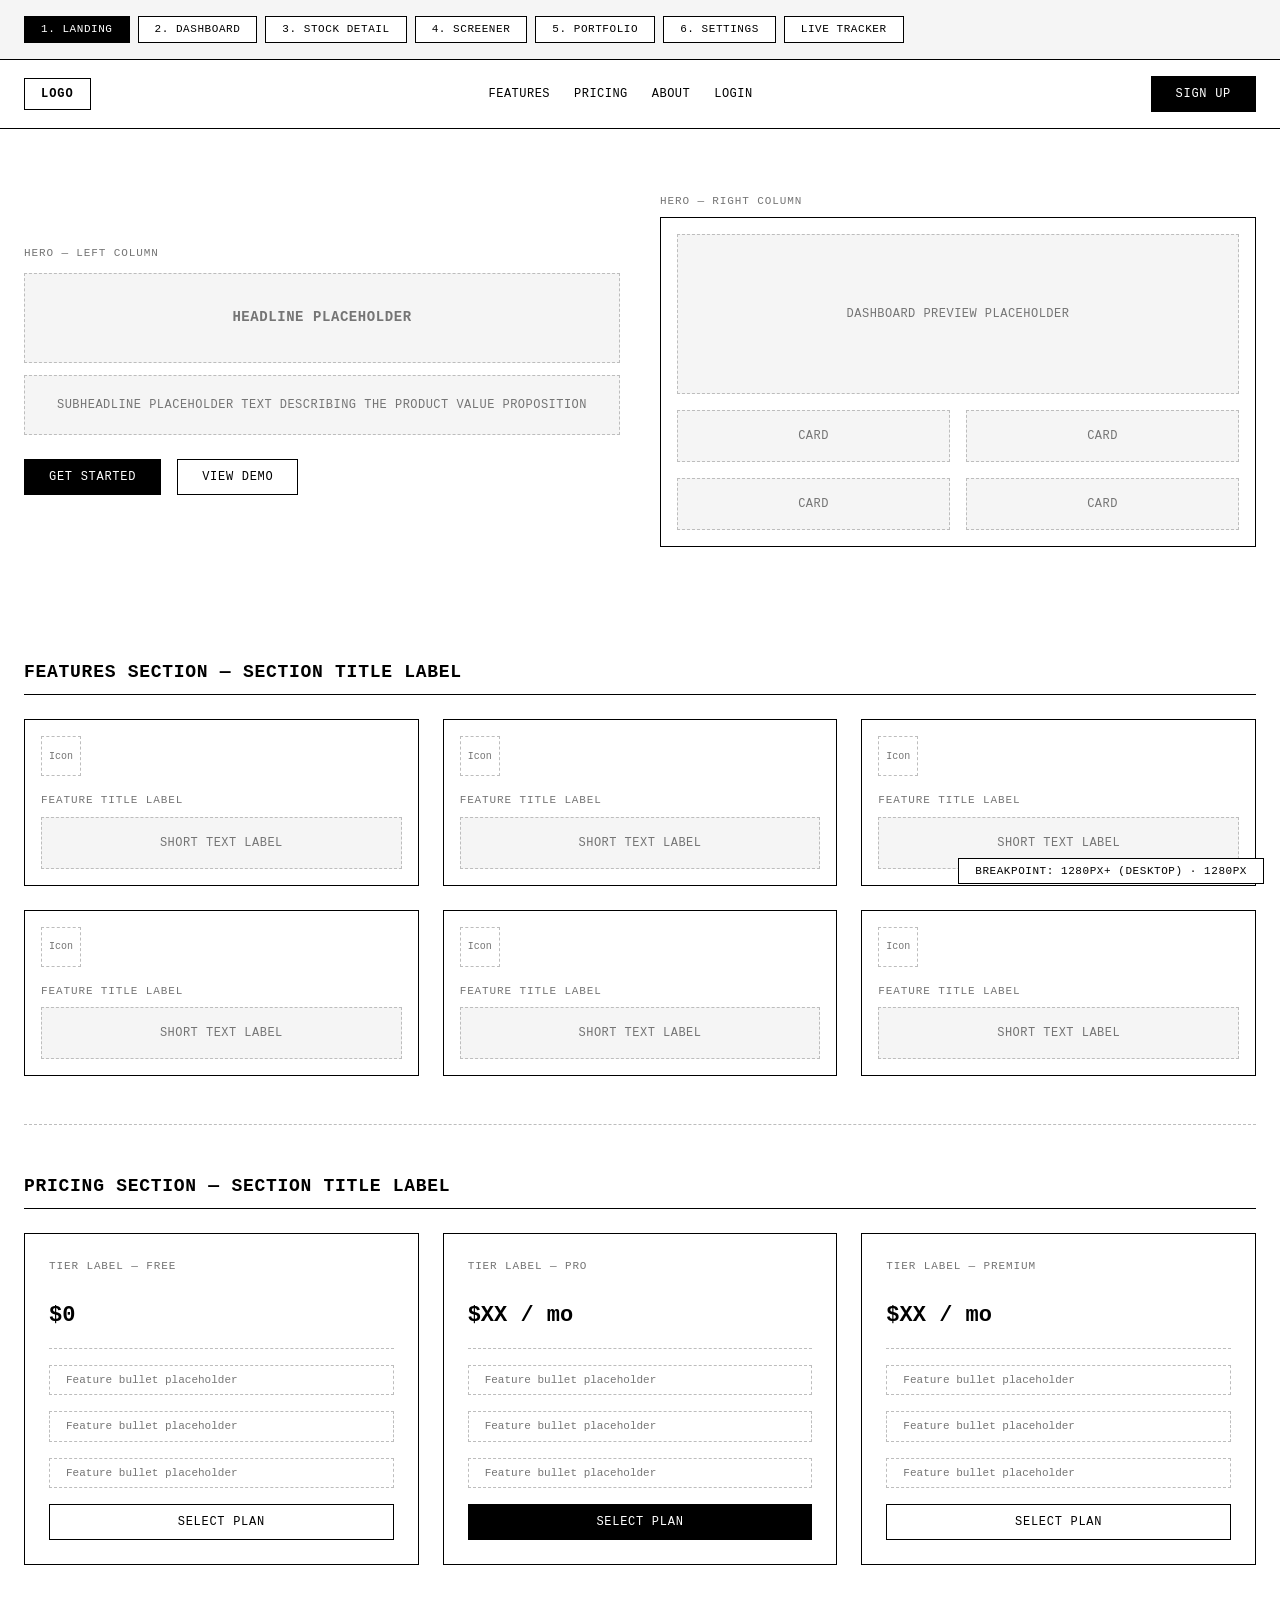
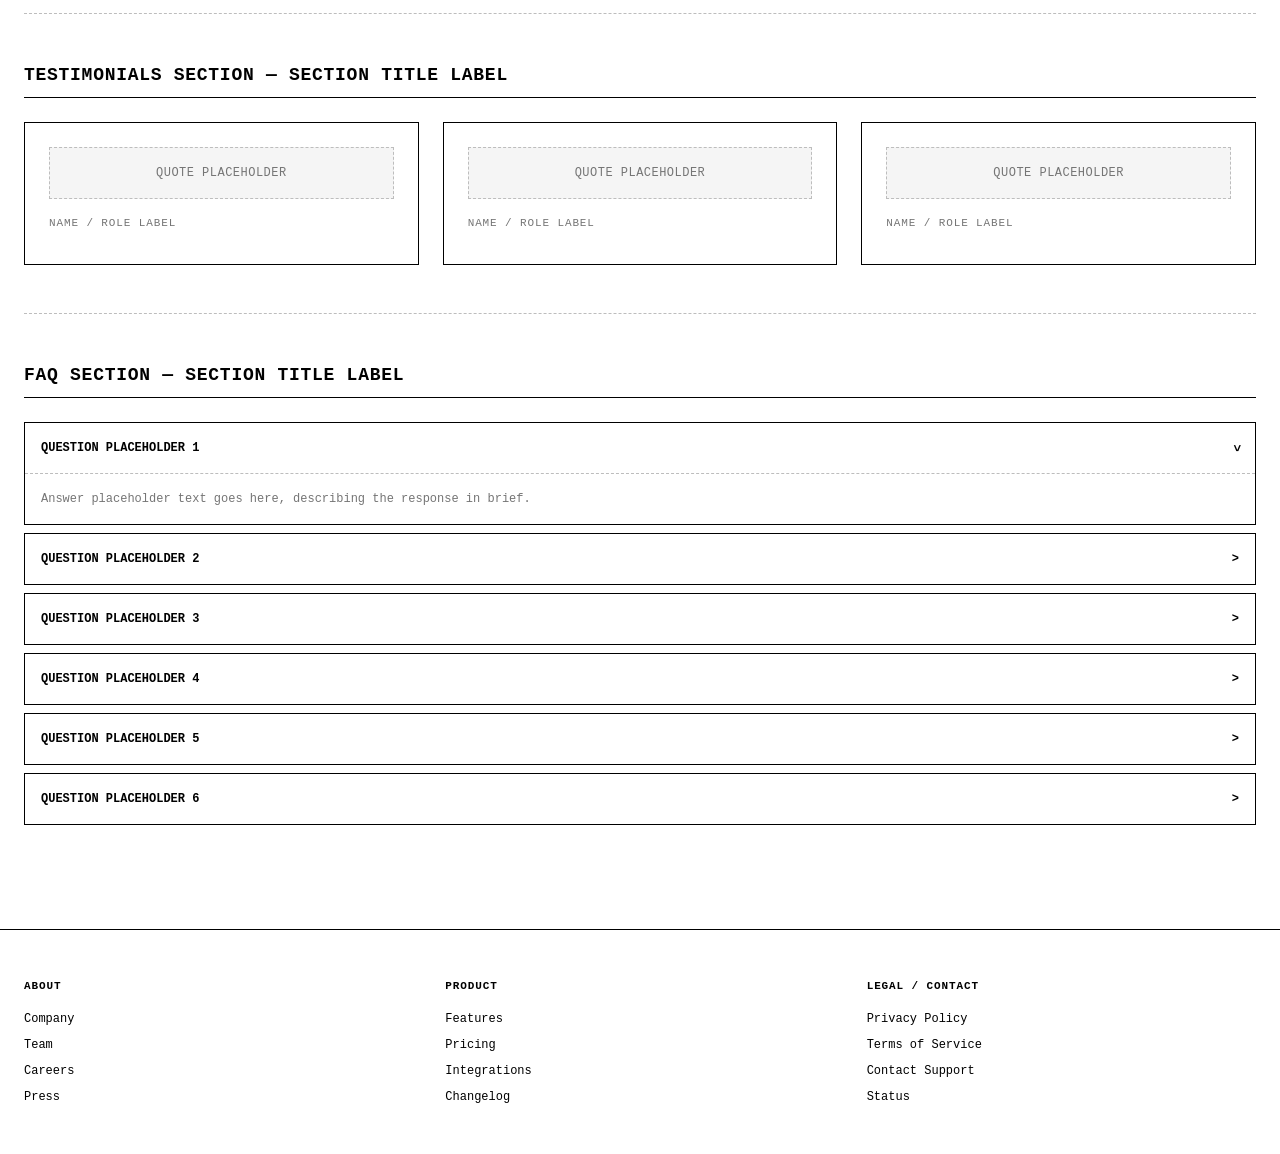
<file: index.html>
<!DOCTYPE html>
<html lang="en">
<head>
<meta charset="UTF-8">
<meta name="viewport" content="width=device-width, initial-scale=1.0">
<title>Wireframe — 1. Landing Page</title>
<link rel="stylesheet" href="style.css">
</head>
<body>

<div class="page-switcher">
  <div class="wrap">
    <a href="index.html" class="active">1. Landing</a>
    <a href="dashboard.html">2. Dashboard</a>
    <a href="stock-detail.html">3. Stock Detail</a>
    <a href="screener.html">4. Screener</a>
    <a href="portfolio.html">5. Portfolio</a>
    <a href="settings.html">6. Settings</a>
    <a href="tracker.html">Live Tracker</a>
  </div>
</div>

<!-- ===================== HEADER ===================== -->
<header class="topnav">
  <div class="wrap">
    <div class="logo">LOGO</div>
    <ul class="nav-links">
      <li><a href="#">Features</a></li>
      <li><a href="#">Pricing</a></li>
      <li><a href="#">About</a></li>
      <li><a href="#">Login</a></li>
    </ul>
    <div class="nav-right">
      <a href="#" class="btn btn-solid">Sign Up</a>
    </div>
  </div>
</header>

<main class="wrap">

  <!-- ===================== HERO ===================== -->
  <section class="hero">
    <div>
      <div class="label">Hero — Left Column</div>
      <h1 class="placeholder">Headline Placeholder</h1>
      <p class="placeholder">Subheadline placeholder text describing the product value proposition</p>
      <div class="hero-cta">
        <a href="#" class="btn btn-solid">Get Started</a>
        <a href="#" class="btn">View Demo</a>
      </div>
    </div>
    <div>
      <div class="label">Hero — Right Column</div>
      <div class="dash-preview">
        <div class="placeholder tall">Dashboard Preview Placeholder</div>
        <div class="dash-preview-grid">
          <div class="placeholder short">Card</div>
          <div class="placeholder short">Card</div>
          <div class="placeholder short">Card</div>
          <div class="placeholder short">Card</div>
        </div>
      </div>
    </div>
  </section>

  <!-- ===================== FEATURES ===================== -->
  <section class="section">
    <h2 class="section-title">Features Section — Section Title Label</h2>
    <div class="features-grid">
      <div class="feature-card">
        <div class="icon-ph">Icon</div>
        <div class="label">Feature Title Label</div>
        <div class="placeholder short">Short text label</div>
      </div>
      <div class="feature-card">
        <div class="icon-ph">Icon</div>
        <div class="label">Feature Title Label</div>
        <div class="placeholder short">Short text label</div>
      </div>
      <div class="feature-card">
        <div class="icon-ph">Icon</div>
        <div class="label">Feature Title Label</div>
        <div class="placeholder short">Short text label</div>
      </div>
      <div class="feature-card">
        <div class="icon-ph">Icon</div>
        <div class="label">Feature Title Label</div>
        <div class="placeholder short">Short text label</div>
      </div>
      <div class="feature-card">
        <div class="icon-ph">Icon</div>
        <div class="label">Feature Title Label</div>
        <div class="placeholder short">Short text label</div>
      </div>
      <div class="feature-card">
        <div class="icon-ph">Icon</div>
        <div class="label">Feature Title Label</div>
        <div class="placeholder short">Short text label</div>
      </div>
    </div>
  </section>

  <!-- ===================== PRICING ===================== -->
  <section class="section">
    <h2 class="section-title">Pricing Section — Section Title Label</h2>
    <div class="pricing-grid">
      <div class="pricing-card">
        <div class="label">Tier Label — Free</div>
        <div class="price-ph">$0</div>
        <div class="bullet-ph">Feature bullet placeholder</div>
        <div class="bullet-ph">Feature bullet placeholder</div>
        <div class="bullet-ph">Feature bullet placeholder</div>
        <a href="#" class="btn btn-block">Select Plan</a>
      </div>
      <div class="pricing-card">
        <div class="label">Tier Label — Pro</div>
        <div class="price-ph">$XX / mo</div>
        <div class="bullet-ph">Feature bullet placeholder</div>
        <div class="bullet-ph">Feature bullet placeholder</div>
        <div class="bullet-ph">Feature bullet placeholder</div>
        <a href="#" class="btn btn-solid btn-block">Select Plan</a>
      </div>
      <div class="pricing-card">
        <div class="label">Tier Label — Premium</div>
        <div class="price-ph">$XX / mo</div>
        <div class="bullet-ph">Feature bullet placeholder</div>
        <div class="bullet-ph">Feature bullet placeholder</div>
        <div class="bullet-ph">Feature bullet placeholder</div>
        <a href="#" class="btn btn-block">Select Plan</a>
      </div>
    </div>
  </section>

  <!-- ===================== TESTIMONIALS ===================== -->
  <section class="section">
    <h2 class="section-title">Testimonials Section — Section Title Label</h2>
    <div class="testimonials-grid">
      <div class="testimonial-card">
        <div class="placeholder short">Quote placeholder</div>
        <div class="label" style="margin-top:16px;">Name / Role Label</div>
      </div>
      <div class="testimonial-card">
        <div class="placeholder short">Quote placeholder</div>
        <div class="label" style="margin-top:16px;">Name / Role Label</div>
      </div>
      <div class="testimonial-card">
        <div class="placeholder short">Quote placeholder</div>
        <div class="label" style="margin-top:16px;">Name / Role Label</div>
      </div>
    </div>
  </section>

  <!-- ===================== FAQ ===================== -->
  <section class="section">
    <h2 class="section-title">FAQ Section — Section Title Label</h2>
    <div class="faq-item open">
      <div class="faq-q"><span>Question placeholder 1</span><span class="chev">&gt;</span></div>
      <div class="faq-a">Answer placeholder text goes here, describing the response in brief.</div>
    </div>
    <div class="faq-item">
      <div class="faq-q"><span>Question placeholder 2</span><span class="chev">&gt;</span></div>
      <div class="faq-a">Answer placeholder text goes here, describing the response in brief.</div>
    </div>
    <div class="faq-item">
      <div class="faq-q"><span>Question placeholder 3</span><span class="chev">&gt;</span></div>
      <div class="faq-a">Answer placeholder text goes here, describing the response in brief.</div>
    </div>
    <div class="faq-item">
      <div class="faq-q"><span>Question placeholder 4</span><span class="chev">&gt;</span></div>
      <div class="faq-a">Answer placeholder text goes here, describing the response in brief.</div>
    </div>
    <div class="faq-item">
      <div class="faq-q"><span>Question placeholder 5</span><span class="chev">&gt;</span></div>
      <div class="faq-a">Answer placeholder text goes here, describing the response in brief.</div>
    </div>
    <div class="faq-item">
      <div class="faq-q"><span>Question placeholder 6</span><span class="chev">&gt;</span></div>
      <div class="faq-a">Answer placeholder text goes here, describing the response in brief.</div>
    </div>
  </section>

</main>

<!-- ===================== FOOTER ===================== -->
<footer class="footer">
  <div class="wrap">
    <div class="footer-cols">
      <div>
        <h4>About</h4>
        <ul>
          <li><a href="#">Company</a></li>
          <li><a href="#">Team</a></li>
          <li><a href="#">Careers</a></li>
          <li><a href="#">Press</a></li>
        </ul>
      </div>
      <div>
        <h4>Product</h4>
        <ul>
          <li><a href="#">Features</a></li>
          <li><a href="#">Pricing</a></li>
          <li><a href="#">Integrations</a></li>
          <li><a href="#">Changelog</a></li>
        </ul>
      </div>
      <div>
        <h4>Legal / Contact</h4>
        <ul>
          <li><a href="#">Privacy Policy</a></li>
          <li><a href="#">Terms of Service</a></li>
          <li><a href="#">Contact Support</a></li>
          <li><a href="#">Status</a></li>
        </ul>
      </div>
    </div>
  </div>
</footer>

<div id="bp-indicator" class="bp-indicator"></div>
<script src="wireframe.js"></script>
</body>
</html>
</file>
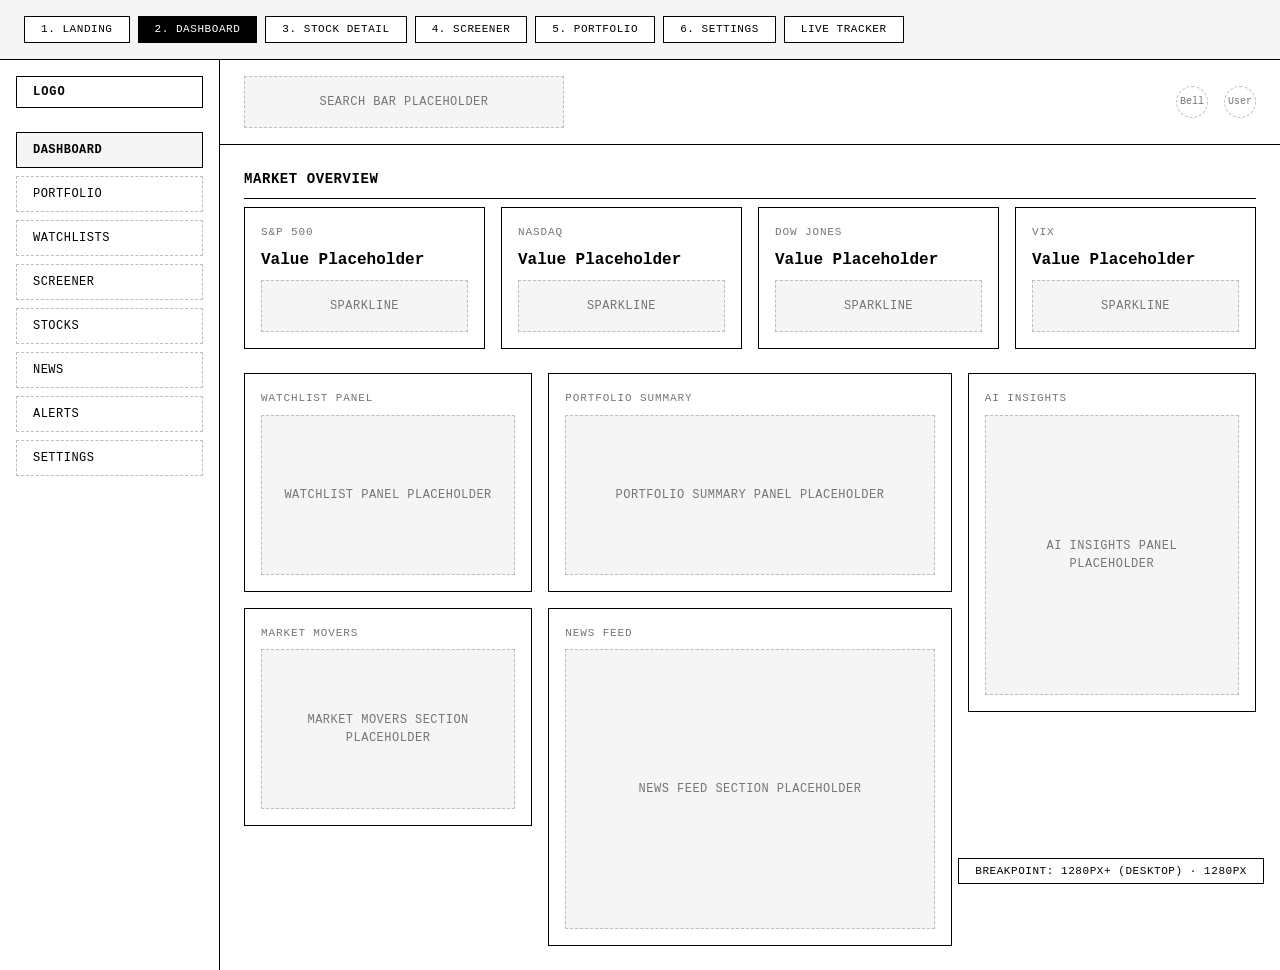
<file: dashboard.html>
<!DOCTYPE html>
<html lang="en">
<head>
<meta charset="UTF-8">
<meta name="viewport" content="width=device-width, initial-scale=1.0">
<title>Wireframe — 2. Dashboard Page</title>
<link rel="stylesheet" href="style.css">
</head>
<body>

<div class="page-switcher">
  <div class="wrap">
    <a href="index.html">1. Landing</a>
    <a href="dashboard.html" class="active">2. Dashboard</a>
    <a href="stock-detail.html">3. Stock Detail</a>
    <a href="screener.html">4. Screener</a>
    <a href="portfolio.html">5. Portfolio</a>
    <a href="settings.html">6. Settings</a>
    <a href="tracker.html">Live Tracker</a>
  </div>
</div>

<div class="app-shell">

  <!-- ===================== SIDEBAR ===================== -->
  <aside class="sidebar">
    <div class="logo">LOGO</div>
    <nav>
      <ul class="sidebar-nav">
        <li><a href="#" class="active">Dashboard</a></li>
        <li><a href="portfolio.html">Portfolio</a></li>
        <li><a href="#">Watchlists</a></li>
        <li><a href="screener.html">Screener</a></li>
        <li><a href="stock-detail.html">Stocks</a></li>
        <li><a href="#">News</a></li>
        <li><a href="#">Alerts</a></li>
        <li><a href="settings.html">Settings</a></li>
      </ul>
    </nav>
  </aside>

  <!-- ===================== MAIN ===================== -->
  <div class="app-main">

    <!-- Top nav bar -->
    <div class="app-topbar">
      <div class="search-ph placeholder short">Search Bar Placeholder</div>
      <div class="app-topbar-right">
        <div class="icon-circle">Bell</div>
        <div class="icon-circle">User</div>
      </div>
    </div>

    <div class="app-content">

      <!-- ===================== MARKET OVERVIEW ===================== -->
      <section>
        <h2 class="section-title" style="font-size:14px; margin-bottom:8px;">Market Overview</h2>
        <div class="market-row">
          <div class="market-card">
            <div class="label">S&amp;P 500</div>
            <div class="value-ph">Value Placeholder</div>
            <div class="placeholder sparkline-ph">Sparkline</div>
          </div>
          <div class="market-card">
            <div class="label">Nasdaq</div>
            <div class="value-ph">Value Placeholder</div>
            <div class="placeholder sparkline-ph">Sparkline</div>
          </div>
          <div class="market-card">
            <div class="label">Dow Jones</div>
            <div class="value-ph">Value Placeholder</div>
            <div class="placeholder sparkline-ph">Sparkline</div>
          </div>
          <div class="market-card">
            <div class="label">VIX</div>
            <div class="value-ph">Value Placeholder</div>
            <div class="placeholder sparkline-ph">Sparkline</div>
          </div>
        </div>
      </section>

      <!-- ===================== MAIN CONTENT GRID ===================== -->
      <section class="main-grid">

        <!-- Left column -->
        <div class="col">
          <div class="box">
            <div class="label">Watchlist Panel</div>
            <div class="placeholder tall">Watchlist Panel Placeholder</div>
          </div>
          <div class="box">
            <div class="label">Market Movers</div>
            <div class="placeholder tall">Market Movers Section Placeholder</div>
          </div>
        </div>

        <!-- Center column -->
        <div class="col">
          <div class="box">
            <div class="label">Portfolio Summary</div>
            <div class="placeholder tall">Portfolio Summary Panel Placeholder</div>
          </div>
          <div class="box">
            <div class="label">News Feed</div>
            <div class="placeholder xtall">News Feed Section Placeholder</div>
          </div>
        </div>

        <!-- Right column -->
        <div class="col">
          <div class="box">
            <div class="label">AI Insights</div>
            <div class="placeholder xtall">AI Insights Panel Placeholder</div>
          </div>
        </div>

      </section>

    </div>
  </div>
</div>

<div id="bp-indicator" class="bp-indicator"></div>
<script src="wireframe.js"></script>
</body>
</html>
</file>
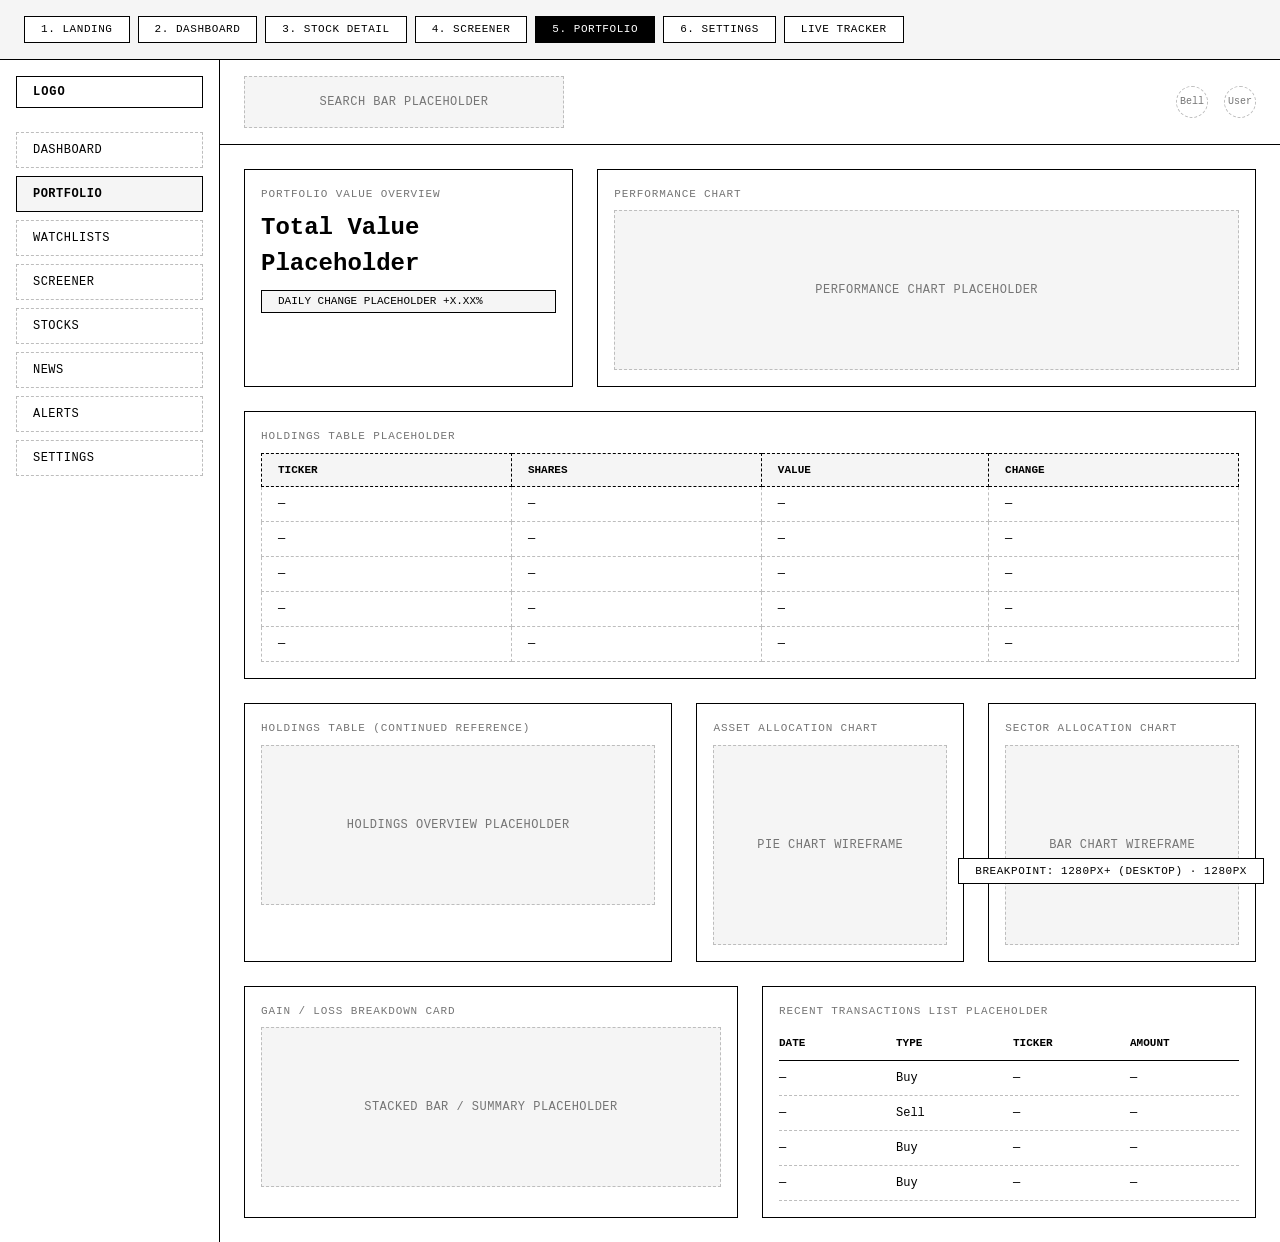
<file: portfolio.html>
<!DOCTYPE html>
<html lang="en">
<head>
<meta charset="UTF-8">
<meta name="viewport" content="width=device-width, initial-scale=1.0">
<title>Wireframe — 5. Portfolio Page</title>
<link rel="stylesheet" href="style.css">
</head>
<body>

<div class="page-switcher">
  <div class="wrap">
    <a href="index.html">1. Landing</a>
    <a href="dashboard.html">2. Dashboard</a>
    <a href="stock-detail.html">3. Stock Detail</a>
    <a href="screener.html">4. Screener</a>
    <a href="portfolio.html" class="active">5. Portfolio</a>
    <a href="settings.html">6. Settings</a>
    <a href="tracker.html">Live Tracker</a>
  </div>
</div>

<div class="app-shell">
  <aside class="sidebar">
    <div class="logo">LOGO</div>
    <nav>
      <ul class="sidebar-nav">
        <li><a href="dashboard.html">Dashboard</a></li>
        <li><a href="#" class="active">Portfolio</a></li>
        <li><a href="#">Watchlists</a></li>
        <li><a href="screener.html">Screener</a></li>
        <li><a href="stock-detail.html">Stocks</a></li>
        <li><a href="#">News</a></li>
        <li><a href="#">Alerts</a></li>
        <li><a href="settings.html">Settings</a></li>
      </ul>
    </nav>
  </aside>

  <div class="app-main">
    <div class="app-topbar">
      <div class="search-ph placeholder short">Search Bar Placeholder</div>
      <div class="app-topbar-right">
        <div class="icon-circle">Bell</div>
        <div class="icon-circle">User</div>
      </div>
    </div>

    <div class="app-content">

      <!-- ===================== TOP OVERVIEW ===================== -->
      <section class="portfolio-top">
        <div class="box">
          <div class="label">Portfolio Value Overview</div>
          <div class="value-ph" style="font-size:24px; font-weight:700; margin:8px 0;">Total Value Placeholder</div>
          <div class="badge up">Daily Change Placeholder +X.XX%</div>
        </div>
        <div class="box">
          <div class="label">Performance Chart</div>
          <div class="placeholder tall">Performance Chart Placeholder</div>
        </div>
      </section>

      <!-- ===================== HOLDINGS SECTION ===================== -->
      <section class="box">
        <div class="label">Holdings Table Placeholder</div>
        <table class="results-table">
          <thead>
            <tr><th>Ticker</th><th>Shares</th><th>Value</th><th>Change</th></tr>
          </thead>
          <tbody>
            <tr><td>—</td><td>—</td><td>—</td><td>—</td></tr>
            <tr><td>—</td><td>—</td><td>—</td><td>—</td></tr>
            <tr><td>—</td><td>—</td><td>—</td><td>—</td></tr>
            <tr><td>—</td><td>—</td><td>—</td><td>—</td></tr>
            <tr><td>—</td><td>—</td><td>—</td><td>—</td></tr>
          </tbody>
        </table>
      </section>

      <!-- ===================== ALLOCATION CHARTS ===================== -->
      <section class="holdings-allocation">
        <div class="box">
          <div class="label">Holdings Table (continued reference)</div>
          <div class="placeholder tall">Holdings Overview Placeholder</div>
        </div>
        <div class="box">
          <div class="label">Asset Allocation Chart</div>
          <div class="placeholder pie-ph">Pie Chart Wireframe</div>
        </div>
        <div class="box">
          <div class="label">Sector Allocation Chart</div>
          <div class="placeholder bar-ph">Bar Chart Wireframe</div>
        </div>
      </section>

      <!-- ===================== ADDITIONAL PANELS ===================== -->
      <section class="additional-panels">
        <div class="box">
          <div class="label">Gain / Loss Breakdown Card</div>
          <div class="placeholder tall">Stacked Bar / Summary Placeholder</div>
        </div>
        <div class="box">
          <div class="label">Recent Transactions List Placeholder</div>
          <div class="txn-row header"><div>Date</div><div>Type</div><div>Ticker</div><div>Amount</div></div>
          <div class="txn-row"><div>—</div><div>Buy</div><div>—</div><div>—</div></div>
          <div class="txn-row"><div>—</div><div>Sell</div><div>—</div><div>—</div></div>
          <div class="txn-row"><div>—</div><div>Buy</div><div>—</div><div>—</div></div>
          <div class="txn-row"><div>—</div><div>Buy</div><div>—</div><div>—</div></div>
        </div>
      </section>

    </div>
  </div>
</div>

<div id="bp-indicator" class="bp-indicator"></div>
<script src="wireframe.js"></script>
</body>
</html>
</file>
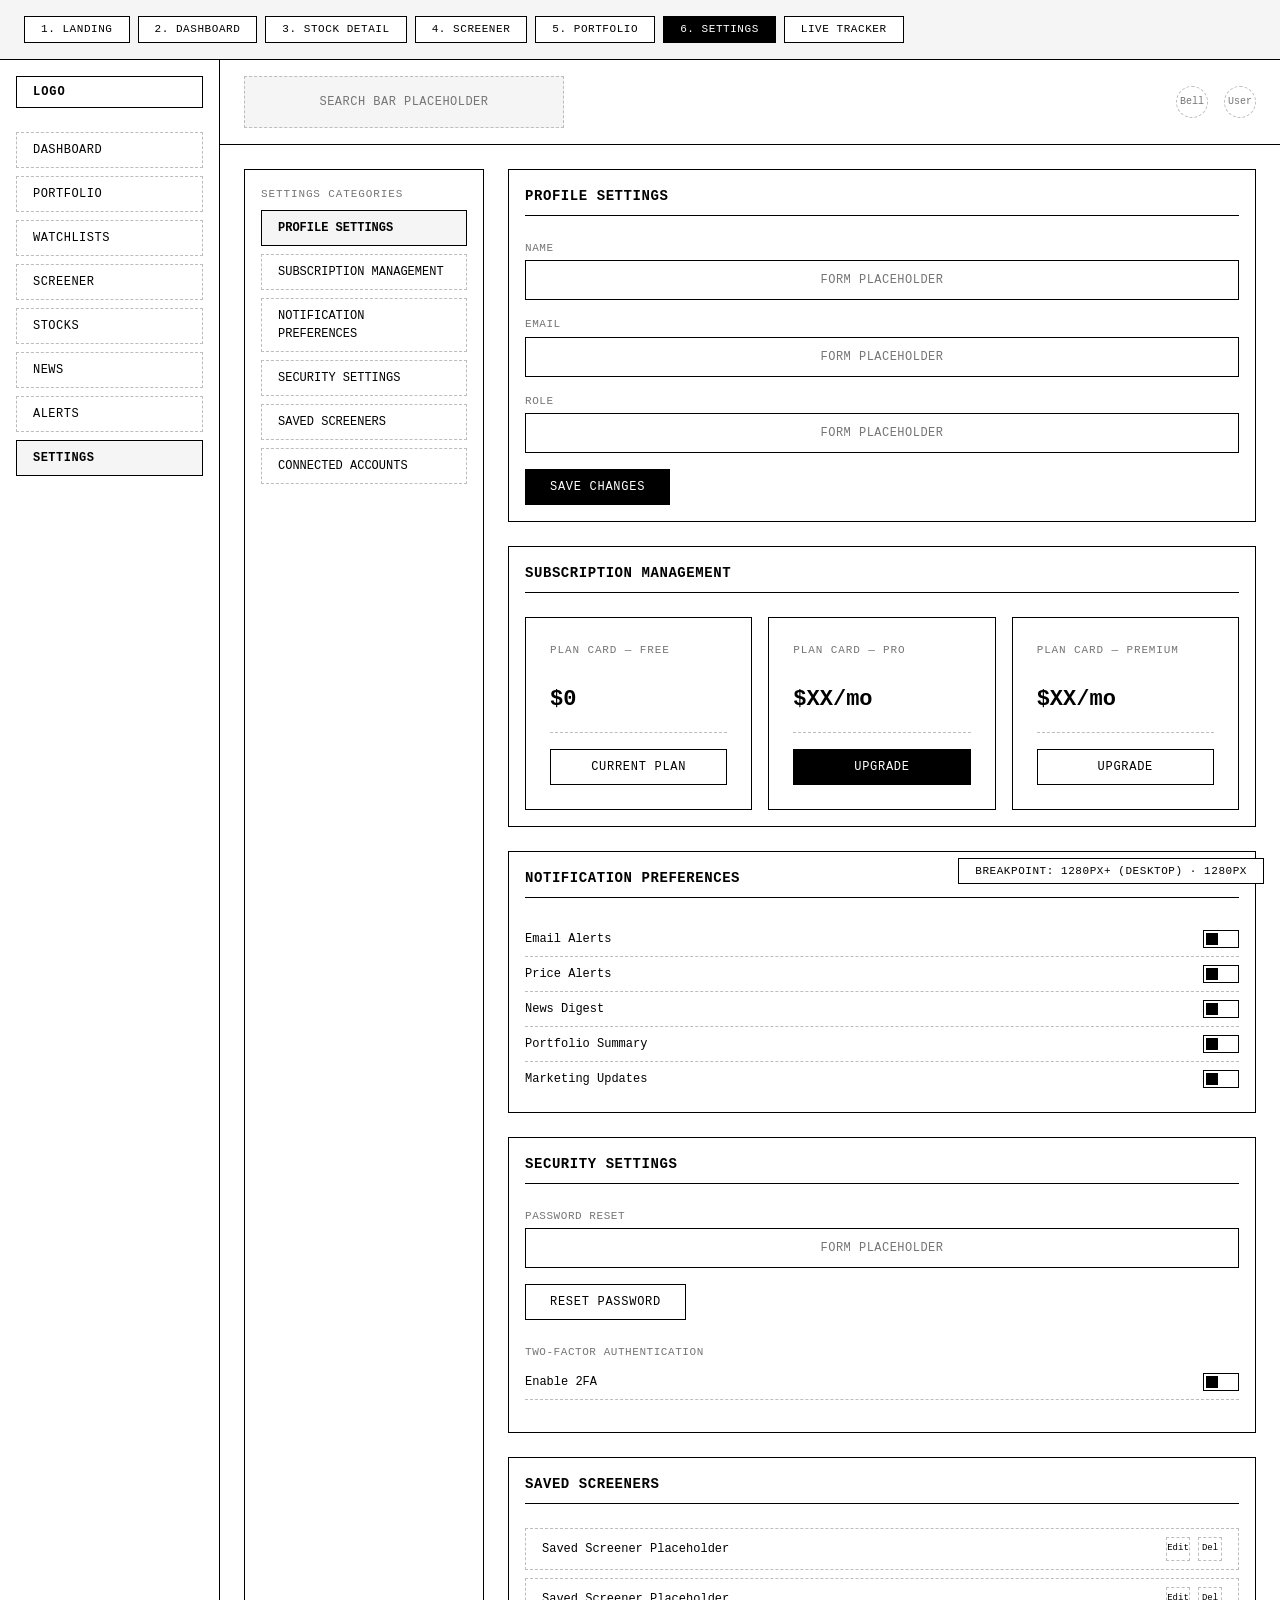
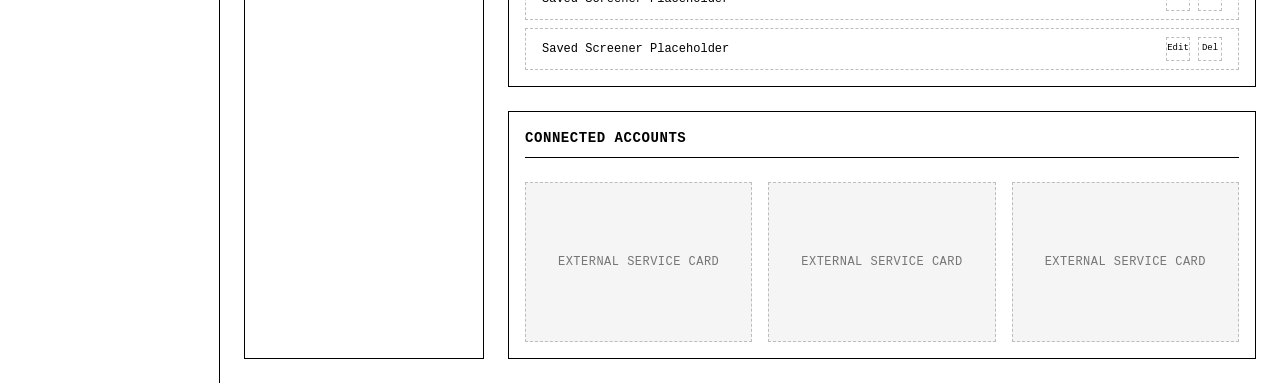
<file: settings.html>
<!DOCTYPE html>
<html lang="en">
<head>
<meta charset="UTF-8">
<meta name="viewport" content="width=device-width, initial-scale=1.0">
<title>Wireframe — 6. User Settings Page</title>
<link rel="stylesheet" href="style.css">
</head>
<body>

<div class="page-switcher">
  <div class="wrap">
    <a href="index.html">1. Landing</a>
    <a href="dashboard.html">2. Dashboard</a>
    <a href="stock-detail.html">3. Stock Detail</a>
    <a href="screener.html">4. Screener</a>
    <a href="portfolio.html">5. Portfolio</a>
    <a href="settings.html" class="active">6. Settings</a>
    <a href="tracker.html">Live Tracker</a>
  </div>
</div>

<div class="app-shell">
  <aside class="sidebar">
    <div class="logo">LOGO</div>
    <nav>
      <ul class="sidebar-nav">
        <li><a href="dashboard.html">Dashboard</a></li>
        <li><a href="portfolio.html">Portfolio</a></li>
        <li><a href="#">Watchlists</a></li>
        <li><a href="screener.html">Screener</a></li>
        <li><a href="stock-detail.html">Stocks</a></li>
        <li><a href="#">News</a></li>
        <li><a href="#">Alerts</a></li>
        <li><a href="#" class="active">Settings</a></li>
      </ul>
    </nav>
  </aside>

  <div class="app-main">
    <div class="app-topbar">
      <div class="search-ph placeholder short">Search Bar Placeholder</div>
      <div class="app-topbar-right">
        <div class="icon-circle">Bell</div>
        <div class="icon-circle">User</div>
      </div>
    </div>

    <div class="app-content">

      <div class="settings-grid">

        <!-- ===================== LEFT NAV ===================== -->
        <aside class="box">
          <div class="label">Settings Categories</div>
          <ul class="settings-nav">
            <li><a href="#profile" class="active">Profile Settings</a></li>
            <li><a href="#subscription">Subscription Management</a></li>
            <li><a href="#notifications">Notification Preferences</a></li>
            <li><a href="#security">Security Settings</a></li>
            <li><a href="#screeners">Saved Screeners</a></li>
            <li><a href="#connected">Connected Accounts</a></li>
          </ul>
        </aside>

        <!-- ===================== MAIN CONTENT ===================== -->
        <div>

          <!-- Profile Settings -->
          <section id="profile" class="box" style="margin-bottom: var(--space-3);">
            <div class="section-title" style="font-size:14px;">Profile Settings</div>
            <div class="form-row">
              <label>Name</label>
              <div class="input-ph placeholder short">Form Placeholder</div>
            </div>
            <div class="form-row">
              <label>Email</label>
              <div class="input-ph placeholder short">Form Placeholder</div>
            </div>
            <div class="form-row">
              <label>Role</label>
              <div class="input-ph placeholder short">Form Placeholder</div>
            </div>
            <a href="#" class="btn btn-solid">Save Changes</a>
          </section>

          <!-- Subscription Management -->
          <section id="subscription" class="box" style="margin-bottom: var(--space-3);">
            <div class="section-title" style="font-size:14px;">Subscription Management</div>
            <div class="settings-cards">
              <div class="pricing-card">
                <div class="label">Plan Card — Free</div>
                <div class="price-ph">$0</div>
                <a href="#" class="btn btn-block">Current Plan</a>
              </div>
              <div class="pricing-card">
                <div class="label">Plan Card — Pro</div>
                <div class="price-ph">$XX/mo</div>
                <a href="#" class="btn btn-solid btn-block">Upgrade</a>
              </div>
              <div class="pricing-card">
                <div class="label">Plan Card — Premium</div>
                <div class="price-ph">$XX/mo</div>
                <a href="#" class="btn btn-block">Upgrade</a>
              </div>
            </div>
          </section>

          <!-- Notification Preferences -->
          <section id="notifications" class="box" style="margin-bottom: var(--space-3);">
            <div class="section-title" style="font-size:14px;">Notification Preferences</div>
            <div class="toggle-row"><span>Email Alerts</span><div class="toggle-ph"></div></div>
            <div class="toggle-row"><span>Price Alerts</span><div class="toggle-ph"></div></div>
            <div class="toggle-row"><span>News Digest</span><div class="toggle-ph"></div></div>
            <div class="toggle-row"><span>Portfolio Summary</span><div class="toggle-ph"></div></div>
            <div class="toggle-row" style="border-bottom:none;"><span>Marketing Updates</span><div class="toggle-ph"></div></div>
          </section>

          <!-- Security Settings -->
          <section id="security" class="box" style="margin-bottom: var(--space-3);">
            <div class="section-title" style="font-size:14px;">Security Settings</div>
            <div class="form-row">
              <label>Password Reset</label>
              <div class="input-ph placeholder short">Form Placeholder</div>
            </div>
            <a href="#" class="btn">Reset Password</a>
            <div class="form-row" style="margin-top: var(--space-3);">
              <label>Two-Factor Authentication</label>
              <div class="toggle-row"><span>Enable 2FA</span><div class="toggle-ph"></div></div>
            </div>
          </section>

          <!-- Saved Screeners -->
          <section id="screeners" class="box" style="margin-bottom: var(--space-3);">
            <div class="section-title" style="font-size:14px;">Saved Screeners</div>
            <div class="list-item-row">
              <span>Saved Screener Placeholder</span>
              <div class="list-item-actions">
                <div class="icon-ph-sm">Edit</div>
                <div class="icon-ph-sm">Del</div>
              </div>
            </div>
            <div class="list-item-row">
              <span>Saved Screener Placeholder</span>
              <div class="list-item-actions">
                <div class="icon-ph-sm">Edit</div>
                <div class="icon-ph-sm">Del</div>
              </div>
            </div>
            <div class="list-item-row" style="margin-bottom:0;">
              <span>Saved Screener Placeholder</span>
              <div class="list-item-actions">
                <div class="icon-ph-sm">Edit</div>
                <div class="icon-ph-sm">Del</div>
              </div>
            </div>
          </section>

          <!-- Connected Accounts -->
          <section id="connected" class="box">
            <div class="section-title" style="font-size:14px;">Connected Accounts</div>
            <div class="settings-cards">
              <div class="placeholder tall">External Service Card</div>
              <div class="placeholder tall">External Service Card</div>
              <div class="placeholder tall">External Service Card</div>
            </div>
          </section>

        </div>
      </div>

    </div>
  </div>
</div>

<div id="bp-indicator" class="bp-indicator"></div>
<script src="wireframe.js"></script>
</body>
</html>
</file>
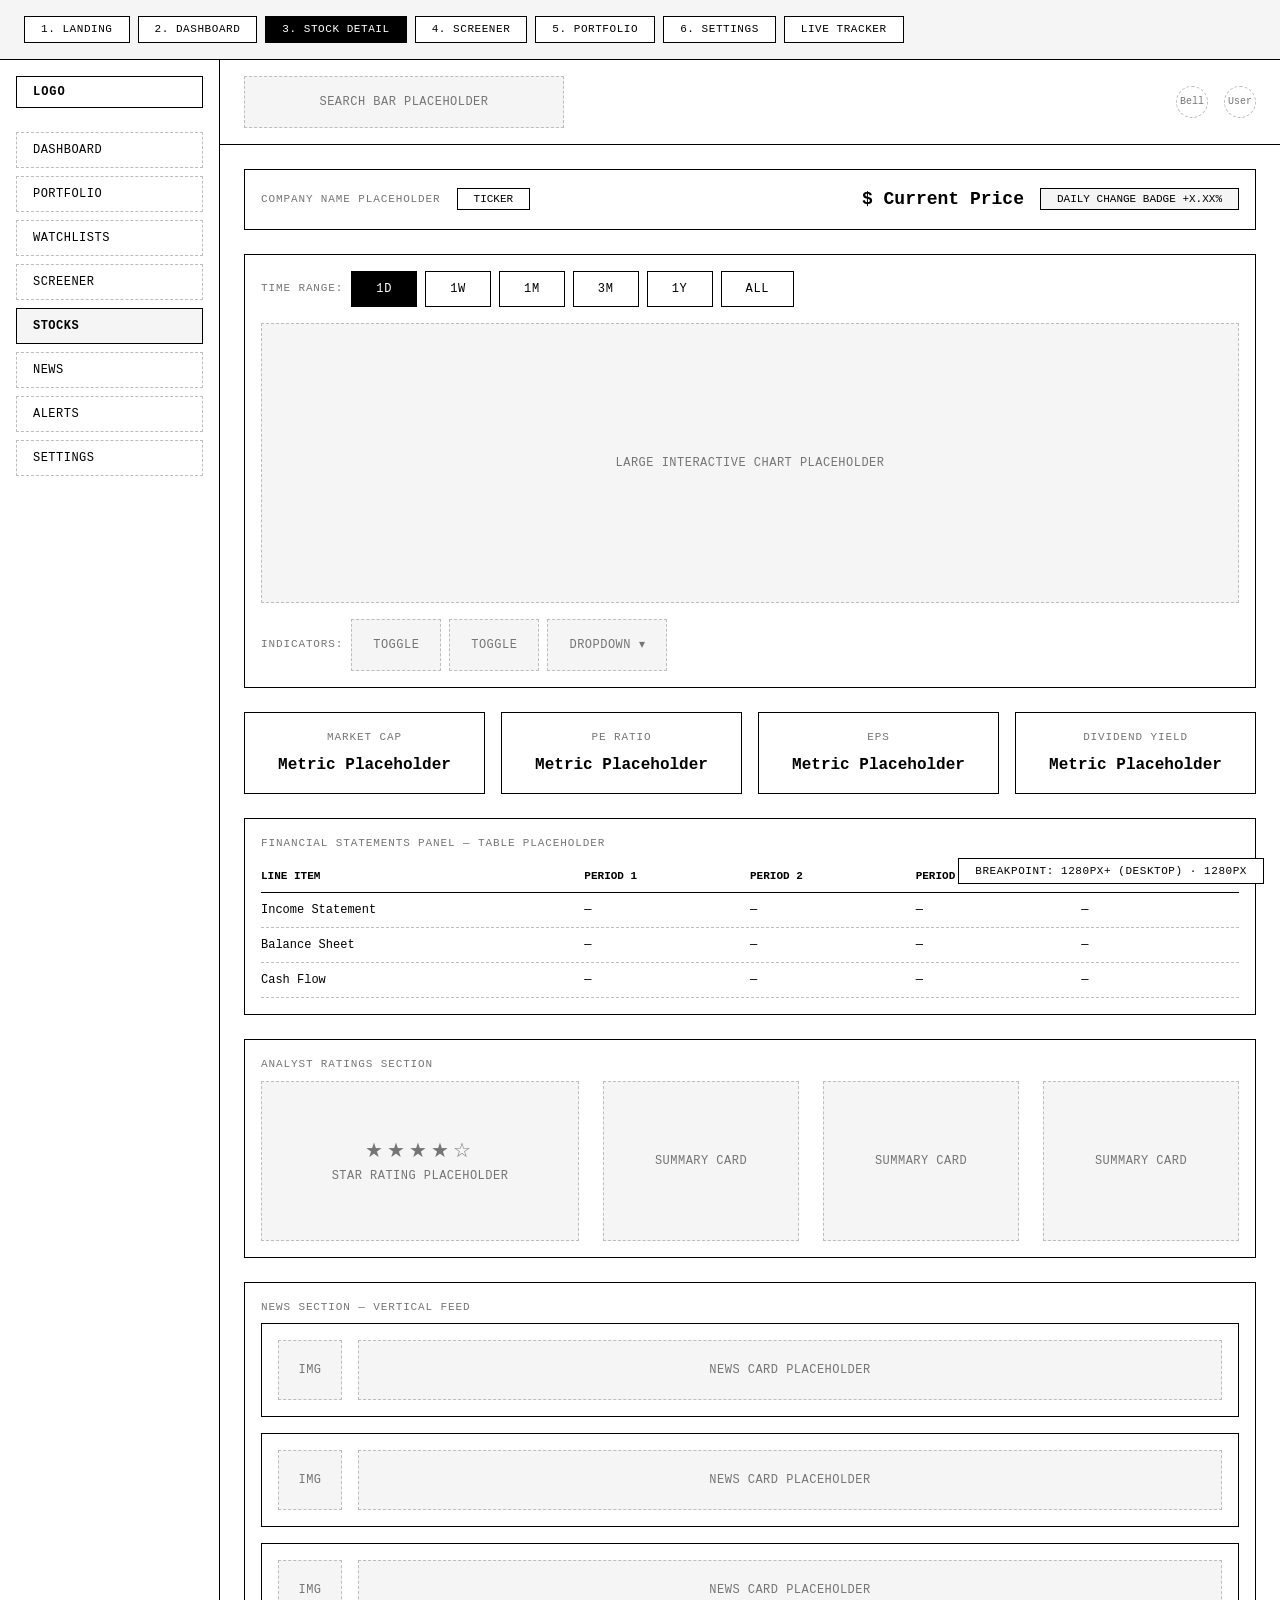
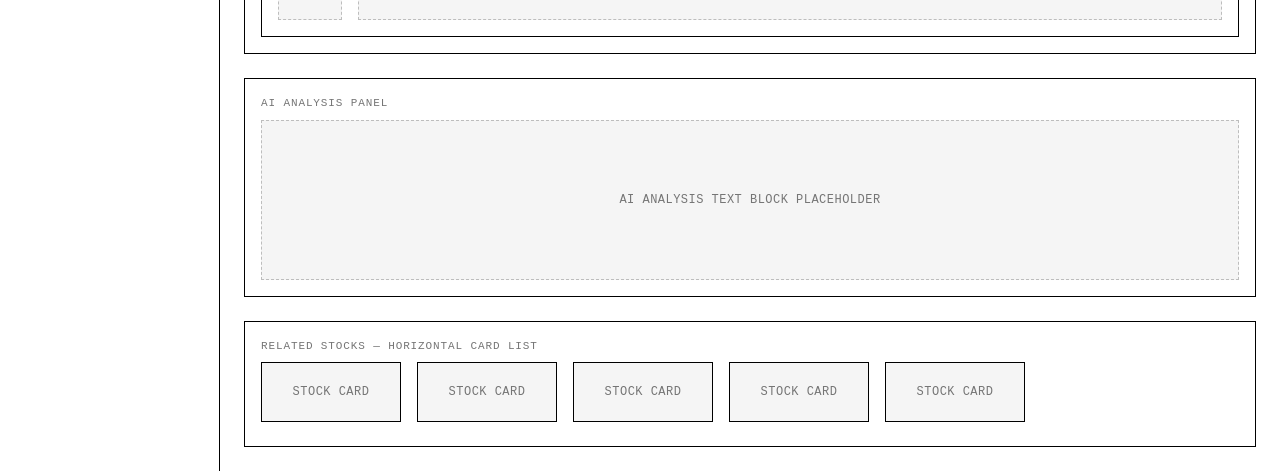
<file: stock-detail.html>
<!DOCTYPE html>
<html lang="en">
<head>
<meta charset="UTF-8">
<meta name="viewport" content="width=device-width, initial-scale=1.0">
<title>Wireframe — 3. Stock Detail Page</title>
<link rel="stylesheet" href="style.css">
</head>
<body>

<div class="page-switcher">
  <div class="wrap">
    <a href="index.html">1. Landing</a>
    <a href="dashboard.html">2. Dashboard</a>
    <a href="stock-detail.html" class="active">3. Stock Detail</a>
    <a href="screener.html">4. Screener</a>
    <a href="portfolio.html">5. Portfolio</a>
    <a href="settings.html">6. Settings</a>
    <a href="tracker.html">Live Tracker</a>
  </div>
</div>

<div class="app-shell">
  <aside class="sidebar">
    <div class="logo">LOGO</div>
    <nav>
      <ul class="sidebar-nav">
        <li><a href="dashboard.html">Dashboard</a></li>
        <li><a href="portfolio.html">Portfolio</a></li>
        <li><a href="#">Watchlists</a></li>
        <li><a href="screener.html">Screener</a></li>
        <li><a href="#" class="active">Stocks</a></li>
        <li><a href="#">News</a></li>
        <li><a href="#">Alerts</a></li>
        <li><a href="settings.html">Settings</a></li>
      </ul>
    </nav>
  </aside>

  <div class="app-main">
    <div class="app-topbar">
      <div class="search-ph placeholder short">Search Bar Placeholder</div>
      <div class="app-topbar-right">
        <div class="icon-circle">Bell</div>
        <div class="icon-circle">User</div>
      </div>
    </div>

    <div class="app-content">

      <!-- ===================== STOCK HEADER ===================== -->
      <section class="stock-header box">
        <div class="stock-id">
          <div class="label" style="margin:0;">Company Name Placeholder</div>
          <div class="badge">TICKER</div>
        </div>
        <div class="stock-id">
          <div class="value-ph" style="font-size:18px; font-weight:700;">$ Current Price</div>
          <div class="badge up">Daily Change Badge +X.XX%</div>
        </div>
      </section>

      <!-- ===================== CHART AREA ===================== -->
      <section class="box">
        <div class="time-range-row" style="margin-bottom: var(--space-2);">
          <div class="label" style="margin:0; align-self:center;">Time Range:</div>
          <a href="#" class="btn active">1D</a>
          <a href="#" class="btn">1W</a>
          <a href="#" class="btn">1M</a>
          <a href="#" class="btn">3M</a>
          <a href="#" class="btn">1Y</a>
          <a href="#" class="btn">All</a>
        </div>
        <div class="placeholder xtall">Large Interactive Chart Placeholder</div>
        <div class="indicator-row" style="margin-top: var(--space-2);">
          <div class="label" style="margin:0; align-self:center;">Indicators:</div>
          <div class="placeholder short" style="min-width:90px;">Toggle</div>
          <div class="placeholder short" style="min-width:90px;">Toggle</div>
          <div class="placeholder short" style="min-width:120px;">Dropdown ▾</div>
        </div>
      </section>

      <!-- ===================== METRICS CARDS ===================== -->
      <section class="metrics-row">
        <div class="metric-card">
          <div class="label">Market Cap</div>
          <div class="value-ph">Metric Placeholder</div>
        </div>
        <div class="metric-card">
          <div class="label">PE Ratio</div>
          <div class="value-ph">Metric Placeholder</div>
        </div>
        <div class="metric-card">
          <div class="label">EPS</div>
          <div class="value-ph">Metric Placeholder</div>
        </div>
        <div class="metric-card">
          <div class="label">Dividend Yield</div>
          <div class="value-ph">Metric Placeholder</div>
        </div>
      </section>

      <!-- ===================== FINANCIAL STATEMENTS ===================== -->
      <section class="box">
        <div class="label">Financial Statements Panel — Table Placeholder</div>
        <div class="fin-table-row header">
          <div>Line Item</div><div>Period 1</div><div>Period 2</div><div>Period 3</div><div>Period 4</div>
        </div>
        <div class="fin-table-row"><div>Income Statement</div><div>—</div><div>—</div><div>—</div><div>—</div></div>
        <div class="fin-table-row"><div>Balance Sheet</div><div>—</div><div>—</div><div>—</div><div>—</div></div>
        <div class="fin-table-row"><div>Cash Flow</div><div>—</div><div>—</div><div>—</div><div>—</div></div>
      </section>

      <!-- ===================== ANALYST RATINGS ===================== -->
      <section class="box">
        <div class="label">Analyst Ratings Section</div>
        <div class="analyst-row">
          <div class="placeholder tall">
            <div>
              <div class="star-ph">★★★★☆</div>
              <div>Star Rating Placeholder</div>
            </div>
          </div>
          <div class="features-grid" style="grid-template-columns: repeat(3,1fr);">
            <div class="placeholder short">Summary Card</div>
            <div class="placeholder short">Summary Card</div>
            <div class="placeholder short">Summary Card</div>
          </div>
        </div>
      </section>

      <!-- ===================== NEWS SECTION ===================== -->
      <section class="box">
        <div class="label">News Section — Vertical Feed</div>
        <div class="news-feed">
          <div class="news-card">
            <div class="placeholder news-thumb">Img</div>
            <div class="placeholder short" style="flex:1;">News Card Placeholder</div>
          </div>
          <div class="news-card">
            <div class="placeholder news-thumb">Img</div>
            <div class="placeholder short" style="flex:1;">News Card Placeholder</div>
          </div>
          <div class="news-card">
            <div class="placeholder news-thumb">Img</div>
            <div class="placeholder short" style="flex:1;">News Card Placeholder</div>
          </div>
        </div>
      </section>

      <!-- ===================== AI ANALYSIS ===================== -->
      <section class="box">
        <div class="label">AI Analysis Panel</div>
        <div class="placeholder tall">AI Analysis Text Block Placeholder</div>
      </section>

      <!-- ===================== RELATED STOCKS ===================== -->
      <section class="box">
        <div class="label">Related Stocks — Horizontal Card List</div>
        <div class="related-row">
          <div class="related-card placeholder">Stock Card</div>
          <div class="related-card placeholder">Stock Card</div>
          <div class="related-card placeholder">Stock Card</div>
          <div class="related-card placeholder">Stock Card</div>
          <div class="related-card placeholder">Stock Card</div>
        </div>
      </section>

    </div>
  </div>
</div>

<div id="bp-indicator" class="bp-indicator"></div>
<script src="wireframe.js"></script>
</body>
</html>
</file>
<file: style.css>
/* ================================
   FINTECH SAAS WIREFRAME — SHARED STYLES
   Black & white wireframe, 8px grid
   Breakpoints: 1280 / 992 / 768 / 576
================================ */

:root{
  --space-1: 8px;
  --space-2: 16px;
  --space-3: 24px;
  --space-4: 32px;
  --space-5: 40px;
  --space-6: 48px;
  --space-8: 64px;

  --line: #000;
  --bg: #fff;
  --gray-1: #f5f5f5;
  --gray-2: #e0e0e0;
  --gray-3: #bdbdbd;
  --text: #000;
  --muted: #757575;

  --radius: 0px;
  --border: 1px solid var(--line);
  --border-dashed: 1px dashed var(--gray-3);
  --maxw: 1280px;
}

*{ box-sizing: border-box; }
html,body{ margin:0; padding:0; }

body{
  font-family: 'Courier New', Courier, monospace;
  color: var(--text);
  background: var(--bg);
  font-size: 14px;
  line-height: 1.5;
  -webkit-font-smoothing: antialiased;
}

a{ color: var(--text); text-decoration: none; }

/* ---------- Layout helpers ---------- */
.wrap{
  max-width: var(--maxw);
  margin: 0 auto;
  padding: 0 var(--space-3);
}

.grid{ display: grid; gap: var(--space-2); }

/* ---------- Wireframe primitives ---------- */
.box{
  border: var(--border);
  padding: var(--space-2);
  background: var(--bg);
}

.box-dashed{
  border: var(--border-dashed);
  padding: var(--space-2);
}

.placeholder{
  border: var(--border-dashed);
  background: var(--gray-1);
  display: flex;
  align-items: center;
  justify-content: center;
  text-align: center;
  color: var(--muted);
  font-size: 12px;
  letter-spacing: .04em;
  text-transform: uppercase;
  min-height: 60px;
  padding: var(--space-2);
}

.placeholder.tall{ min-height: 160px; }
.placeholder.xtall{ min-height: 280px; }
.placeholder.short{ min-height: 40px; }

.label{
  font-size: 11px;
  text-transform: uppercase;
  letter-spacing: .08em;
  color: var(--muted);
  margin: 0 0 var(--space-1) 0;
}

.section-title{
  font-size: 18px;
  font-weight: 700;
  text-transform: uppercase;
  letter-spacing: .04em;
  border-bottom: var(--border);
  padding-bottom: var(--space-1);
  margin: 0 0 var(--space-3) 0;
}

.section{
  padding: var(--space-6) 0;
  border-bottom: var(--border-dashed);
}
.section:last-child{ border-bottom: none; }

/* ---------- Buttons ---------- */
.btn{
  display: inline-block;
  border: var(--border);
  padding: var(--space-1) var(--space-3);
  background: var(--bg);
  font-family: inherit;
  font-size: 12px;
  text-transform: uppercase;
  letter-spacing: .06em;
  cursor: pointer;
  text-align:center;
}

.btn-solid{
  background: var(--text);
  color: var(--bg);
  border-color: var(--text);
}

.btn-block{ display:block; width:100%; }
.btn-sm{ padding: 4px var(--space-2); font-size: 11px; }

/* ---------- Top-level chrome ---------- */
.topnav{
  border-bottom: var(--border);
  padding: var(--space-2) 0;
}
.topnav .wrap{
  display:flex;
  align-items:center;
  justify-content:space-between;
  gap: var(--space-3);
}
.logo{
  border: var(--border);
  padding: 6px var(--space-2);
  font-weight:700;
  text-transform:uppercase;
  letter-spacing:.08em;
  font-size:12px;
}
.nav-links{
  display:flex;
  gap: var(--space-3);
  list-style:none;
  margin:0; padding:0;
  font-size: 12px;
  text-transform:uppercase;
  letter-spacing:.04em;
}
.nav-links a{ border-bottom: 1px solid transparent; padding-bottom: 2px; }
.nav-links a:hover{ border-bottom-color: var(--line); }
.nav-right{ display:flex; align-items:center; gap: var(--space-2); }

/* Breakpoint indicator */
.bp-indicator{
  position: fixed;
  bottom: var(--space-2);
  right: var(--space-2);
  border: var(--border);
  background: var(--bg);
  padding: 4px var(--space-2);
  font-size: 11px;
  text-transform: uppercase;
  letter-spacing: .05em;
  z-index: 999;
}

/* ---------- Page switcher ---------- */
.page-switcher{
  border-bottom: var(--border);
  background: var(--gray-1);
}
.page-switcher .wrap{
  display:flex;
  flex-wrap: wrap;
  gap: var(--space-1);
  padding-top: var(--space-2);
  padding-bottom: var(--space-2);
}
.page-switcher a{
  border: var(--border);
  padding: 4px var(--space-2);
  font-size: 11px;
  text-transform: uppercase;
  letter-spacing: .05em;
  background: var(--bg);
}
.page-switcher a.active{
  background: var(--text);
  color: var(--bg);
}

/* ---------- Footer ---------- */
.footer{
  border-top: var(--border);
  padding: var(--space-6) 0;
  margin-top: var(--space-6);
}
.footer-cols{
  display:grid;
  grid-template-columns: repeat(3, 1fr);
  gap: var(--space-4);
}
.footer-cols ul{
  list-style:none; margin:0; padding:0;
  display:flex; flex-direction:column; gap: var(--space-1);
  font-size:12px;
}
.footer-cols h4{
  font-size:11px;
  text-transform:uppercase;
  letter-spacing:.08em;
  margin: 0 0 var(--space-2) 0;
}

/* ================================
   LANDING PAGE
================================ */
.hero{
  display:grid;
  grid-template-columns: 1fr 1fr;
  gap: var(--space-5);
  align-items:center;
  padding: var(--space-8) 0;
}
.hero-cta{ display:flex; gap: var(--space-2); margin-top: var(--space-3); }
.hero h1.placeholder{ min-height: 90px; font-size: 14px; }
.hero p.placeholder{ min-height: 60px; }

.dash-preview{
  border: var(--border);
  padding: var(--space-2);
}
.dash-preview-grid{
  display:grid;
  grid-template-columns: repeat(2, 1fr);
  gap: var(--space-2);
  margin-top: var(--space-2);
}

/* Features 3x2 */
.features-grid{
  display:grid;
  grid-template-columns: repeat(3, 1fr);
  gap: var(--space-3);
}
.feature-card{ border: var(--border); padding: var(--space-2); }
.feature-card .icon-ph{
  width:40px; height:40px;
  border: var(--border-dashed);
  display:flex; align-items:center; justify-content:center;
  font-size:10px; color:var(--muted); margin-bottom: var(--space-2);
}

/* Pricing */
.pricing-grid{
  display:grid;
  grid-template-columns: repeat(3, 1fr);
  gap: var(--space-3);
}
.pricing-card{ border: var(--border); padding: var(--space-3); display:flex; flex-direction:column; gap: var(--space-2); }
.pricing-card .price-ph{ font-size: 22px; font-weight:700; border-bottom: var(--border-dashed); padding-bottom: var(--space-2); }
.bullet-ph{ border: var(--border-dashed); padding: 6px var(--space-2); font-size:11px; color:var(--muted); }

/* Testimonials */
.testimonials-grid{
  display:grid;
  grid-template-columns: repeat(3, 1fr);
  gap: var(--space-3);
}
.testimonial-card{ border: var(--border); padding: var(--space-3); }

/* FAQ Accordion */
.faq-item{ border: var(--border); margin-bottom: var(--space-1); }
.faq-q{
  padding: var(--space-2);
  display:flex; justify-content:space-between; align-items:center;
  cursor:pointer; font-weight:700; font-size:12px; text-transform:uppercase;
}
.faq-a{
  border-top: var(--border-dashed);
  padding: var(--space-2);
  display:none;
  font-size:12px; color: var(--muted);
}
.faq-item.open .faq-a{ display:block; }
.faq-item.open .faq-q .chev{ transform: rotate(90deg); }
.chev{ transition: transform .15s ease; }

/* ================================
   DASHBOARD / APP SHELL
================================ */
.app-shell{
  display:grid;
  grid-template-columns: 220px 1fr;
  min-height: 100vh;
}
.sidebar{
  border-right: var(--border);
  padding: var(--space-2);
  display:flex;
  flex-direction:column;
  gap: var(--space-3);
}
.sidebar-nav{ list-style:none; margin:0; padding:0; display:flex; flex-direction:column; gap: var(--space-1); }
.sidebar-nav a{
  display:block;
  padding: var(--space-1) var(--space-2);
  border: var(--border-dashed);
  font-size:12px; text-transform:uppercase; letter-spacing:.04em;
}
.sidebar-nav a.active{ border: var(--border); background: var(--gray-1); font-weight:700; }

.app-main{ display:flex; flex-direction:column; }
.app-topbar{
  border-bottom: var(--border);
  padding: var(--space-2) var(--space-3);
  display:flex; align-items:center; justify-content:space-between; gap: var(--space-2);
}
.search-ph{ flex:1; max-width:320px; }
.app-topbar-right{ display:flex; align-items:center; gap: var(--space-2); }
.icon-circle{
  width:32px; height:32px; border: var(--border-dashed);
  border-radius:50%;
  display:flex; align-items:center; justify-content:center;
  font-size:10px; color:var(--muted);
}

.app-content{ padding: var(--space-3); display:flex; flex-direction:column; gap: var(--space-3); }

/* Market overview row */
.market-row{
  display:grid;
  grid-template-columns: repeat(4, 1fr);
  gap: var(--space-2);
}
.market-card{ border: var(--border); padding: var(--space-2); }
.market-card .value-ph{ font-size:16px; font-weight:700; margin: var(--space-1) 0; }
.sparkline-ph{ min-height:36px; }

/* Main content grid: 3 columns */
.main-grid{
  display:grid;
  grid-template-columns: 1fr 1.4fr 1fr;
  gap: var(--space-2);
}
.col{ display:flex; flex-direction:column; gap: var(--space-2); }

/* ================================
   STOCK DETAIL PAGE
================================ */
.stock-header{
  display:flex; align-items:center; justify-content:space-between; flex-wrap:wrap; gap: var(--space-2);
}
.stock-id{ display:flex; align-items:center; gap: var(--space-2); }
.badge{
  border: var(--border);
  padding: 2px var(--space-2);
  font-size: 11px;
  text-transform: uppercase;
}
.badge.up{ background: var(--gray-1); }
.badge.down{ background: var(--text); color: var(--bg); }

.time-range-row, .indicator-row{
  display:flex; gap: var(--space-1); flex-wrap:wrap;
}
.time-range-row .btn.active{ background: var(--text); color: var(--bg); }

.metrics-row{
  display:grid;
  grid-template-columns: repeat(4, 1fr);
  gap: var(--space-2);
}
.metric-card{ border: var(--border); padding: var(--space-2); text-align:center; }
.metric-card .value-ph{ font-size:16px; font-weight:700; margin-top: var(--space-1); }

.fin-table-row{
  display:grid; grid-template-columns: 2fr repeat(4,1fr); gap: var(--space-1);
  border-bottom: var(--border-dashed); padding: var(--space-1) 0;
  font-size:12px;
}
.fin-table-row.header{ font-weight:700; text-transform:uppercase; font-size:11px; border-bottom: var(--border); }

.analyst-row{ display:grid; grid-template-columns: 1fr 2fr; gap: var(--space-3); }
.star-ph{ font-size:20px; letter-spacing:.2em; }

.news-feed{ display:flex; flex-direction:column; gap: var(--space-2); }
.news-card{ border: var(--border); padding: var(--space-2); display:flex; gap: var(--space-2); }
.news-thumb{ width:64px; height:48px; flex-shrink:0; }

.related-row{
  display:grid; grid-auto-flow: column; grid-auto-columns: 160px; gap: var(--space-2);
  overflow-x:auto; padding-bottom: var(--space-1);
}
.related-card{ border: var(--border); padding: var(--space-2); }

/* ================================
   SCREENER PAGE
================================ */
.screener-grid{
  display:grid;
  grid-template-columns: 280px 1fr;
  gap: var(--space-3);
}
.filter-group{ border-bottom: var(--border-dashed); padding-bottom: var(--space-2); margin-bottom: var(--space-2); }
.filter-group h4{ font-size:12px; text-transform:uppercase; margin:0 0 var(--space-1) 0; }

.results-toprow{ display:flex; justify-content:space-between; align-items:center; gap: var(--space-2); margin-bottom: var(--space-2); flex-wrap:wrap; }
.results-actions{ display:flex; gap: var(--space-1); }

.results-table{ width:100%; border-collapse: collapse; font-size:12px; }
.results-table th, .results-table td{
  border: var(--border-dashed);
  padding: var(--space-1) var(--space-2);
  text-align:left;
}
.results-table th{ background: var(--gray-1); text-transform:uppercase; font-size:11px; border-color: var(--line); }

.pagination{ display:flex; gap: var(--space-1); justify-content:center; margin-top: var(--space-2); }

/* ================================
   PORTFOLIO PAGE
================================ */
.portfolio-top{
  display:grid; grid-template-columns: 1fr 2fr; gap: var(--space-3);
}
.holdings-allocation{
  display:grid; grid-template-columns: 1.6fr 1fr 1fr; gap: var(--space-3);
}
.pie-ph, .bar-ph{ min-height: 200px; }
.additional-panels{
  display:grid; grid-template-columns: 1fr 1fr; gap: var(--space-3);
}
.txn-row{ display:grid; grid-template-columns: 1fr 1fr 1fr 1fr; gap: var(--space-1); border-bottom: var(--border-dashed); padding: var(--space-1) 0; font-size:12px; }
.txn-row.header{ font-weight:700; text-transform:uppercase; font-size:11px; border-bottom: var(--border); }

/* ================================
   SETTINGS PAGE
================================ */
.settings-grid{
  display:grid; grid-template-columns: 240px 1fr; gap: var(--space-3);
}
.settings-nav{ list-style:none; margin:0; padding:0; display:flex; flex-direction:column; gap: var(--space-1); }
.settings-nav a{ display:block; padding: var(--space-1) var(--space-2); border: var(--border-dashed); font-size:12px; text-transform:uppercase; }
.settings-nav a.active{ border: var(--border); background: var(--gray-1); font-weight:700; }

.form-row{ display:flex; flex-direction:column; gap: 4px; margin-bottom: var(--space-2); }
.form-row label{ font-size:11px; text-transform:uppercase; letter-spacing:.05em; color: var(--muted); }
.input-ph{ border: var(--border); padding: var(--space-1) var(--space-2); min-height: 32px; background: var(--bg); }

.toggle-row{ display:flex; justify-content:space-between; align-items:center; border-bottom: var(--border-dashed); padding: var(--space-1) 0; font-size:12px; }
.toggle-ph{ width:36px; height:18px; border: var(--border); position:relative; }
.toggle-ph::after{ content:""; width:12px; height:12px; background: var(--text); position:absolute; top:2px; left:2px; }

.settings-cards{ display:grid; grid-template-columns: repeat(3,1fr); gap: var(--space-2); }

.list-item-row{ display:flex; justify-content:space-between; align-items:center; border: var(--border-dashed); padding: var(--space-1) var(--space-2); margin-bottom: var(--space-1); font-size:12px; }
.list-item-actions{ display:flex; gap: var(--space-1); }
.icon-ph-sm{ width:24px; height:24px; border: var(--border-dashed); display:flex; align-items:center; justify-content:center; font-size:9px; }

/* ================================
   LIVE STOCK TRACKER
================================ */
.tracker-layout{
  display:grid;
  grid-template-columns: 320px 1fr;
  gap: var(--space-3);
}
.tracker-list{
  border: var(--border);
  max-height: 640px;
  overflow-y: auto;
}
.tracker-list-item{
  display:flex; justify-content:space-between; align-items:center;
  padding: var(--space-2);
  border-bottom: var(--border-dashed);
  cursor: pointer;
  font-size:12px;
}
.tracker-list-item:last-child{ border-bottom:none; }
.tracker-list-item:hover{ background: var(--gray-1); }
.tracker-list-item.selected{ background: var(--text); color: var(--bg); }
.tracker-list-item .ticker{ font-weight:700; }
.tracker-list-item .price-block{ text-align:right; }
.tracker-list-item .chg.up{ color: #2e7d32; }
.tracker-list-item .chg.down{ color: #c62828; }
.tracker-list-item.selected .chg.up,
.tracker-list-item.selected .chg.down{ color: var(--bg); }

.tracker-detail{ border: var(--border); padding: var(--space-3); }
.tracker-detail-header{ display:flex; justify-content:space-between; align-items:flex-start; flex-wrap:wrap; gap: var(--space-2); margin-bottom: var(--space-3); }
.tracker-price-big{ font-size: 32px; font-weight:700; }
.tracker-chg.up{ color:#2e7d32; }
.tracker-chg.down{ color:#c62828; }

.tracker-stats{
  display:grid; grid-template-columns: repeat(4,1fr); gap: var(--space-2); margin-top: var(--space-3);
}
.tracker-stat{ border: var(--border-dashed); padding: var(--space-2); text-align:center; }
.tracker-stat .val{ font-weight:700; font-size:14px; margin-top:4px; }

.tracker-toolbar{ display:flex; justify-content:space-between; align-items:center; margin-bottom: var(--space-2); flex-wrap:wrap; gap: var(--space-2); }
.live-dot{ width:8px; height:8px; border-radius:50%; background:#2e7d32; display:inline-block; margin-right:6px; animation: pulse 1.5s infinite; }
.live-dot.paused{ background: var(--gray-3); animation:none; }
@keyframes pulse{ 0%,100%{opacity:1;} 50%{opacity:.25;} }

.tracker-search{ width:100%; }

/* ================================
   RESPONSIVE
================================ */
@media (max-width: 1280px){
  .related-row{ grid-auto-columns: 140px; }
}

@media (max-width: 992px){
  .hero{ grid-template-columns: 1fr; }
  .features-grid{ grid-template-columns: repeat(2,1fr); }
  .pricing-grid{ grid-template-columns: repeat(2,1fr); }
  .testimonials-grid{ grid-template-columns: 1fr; }
  .main-grid{ grid-template-columns: 1fr 1fr; }
  .main-grid .col:last-child{ grid-column: span 2; }
  .metrics-row{ grid-template-columns: repeat(2,1fr); }
  .holdings-allocation{ grid-template-columns: 1fr 1fr; }
  .holdings-allocation > div:first-child{ grid-column: span 2; }
  .settings-grid{ grid-template-columns: 1fr; }
  .settings-nav{ flex-direction:row; flex-wrap:wrap; }
  .settings-cards{ grid-template-columns: repeat(2,1fr); }
  .tracker-layout{ grid-template-columns: 260px 1fr; }
  .tracker-stats{ grid-template-columns: repeat(2,1fr); }
}

@media (max-width: 768px){
  .app-shell{ grid-template-columns: 1fr; }
  .sidebar{
    border-right:none; border-bottom: var(--border);
    flex-direction:row; flex-wrap:wrap;
  }
  .sidebar-nav{ flex-direction:row; flex-wrap:wrap; }
  .market-row{ grid-template-columns: repeat(2,1fr); }
  .main-grid{ grid-template-columns: 1fr; }
  .main-grid .col:last-child{ grid-column: span 1; }
  .footer-cols{ grid-template-columns: 1fr; }
  .screener-grid{ grid-template-columns: 1fr; }
  .portfolio-top{ grid-template-columns: 1fr; }
  .analyst-row{ grid-template-columns: 1fr; }
  .nav-links{ display:none; }
  .fin-table-row, .fin-table-row.header{ grid-template-columns: 1.5fr repeat(4,1fr); font-size:10px; }
  .tracker-layout{ grid-template-columns: 1fr; }
  .tracker-list{ max-height: 240px; }
}

@media (max-width: 576px){
  .features-grid{ grid-template-columns: 1fr; }
  .pricing-grid{ grid-template-columns: 1fr; }
  .market-row{ grid-template-columns: 1fr; }
  .metrics-row{ grid-template-columns: 1fr; }
  .holdings-allocation{ grid-template-columns: 1fr; }
  .holdings-allocation > div:first-child{ grid-column: span 1; }
  .settings-cards{ grid-template-columns: 1fr; }
  .hero-cta{ flex-direction:column; }
  .hero-cta .btn{ width:100%; }
  .tracker-stats{ grid-template-columns: repeat(2,1fr); }
}
</file>
